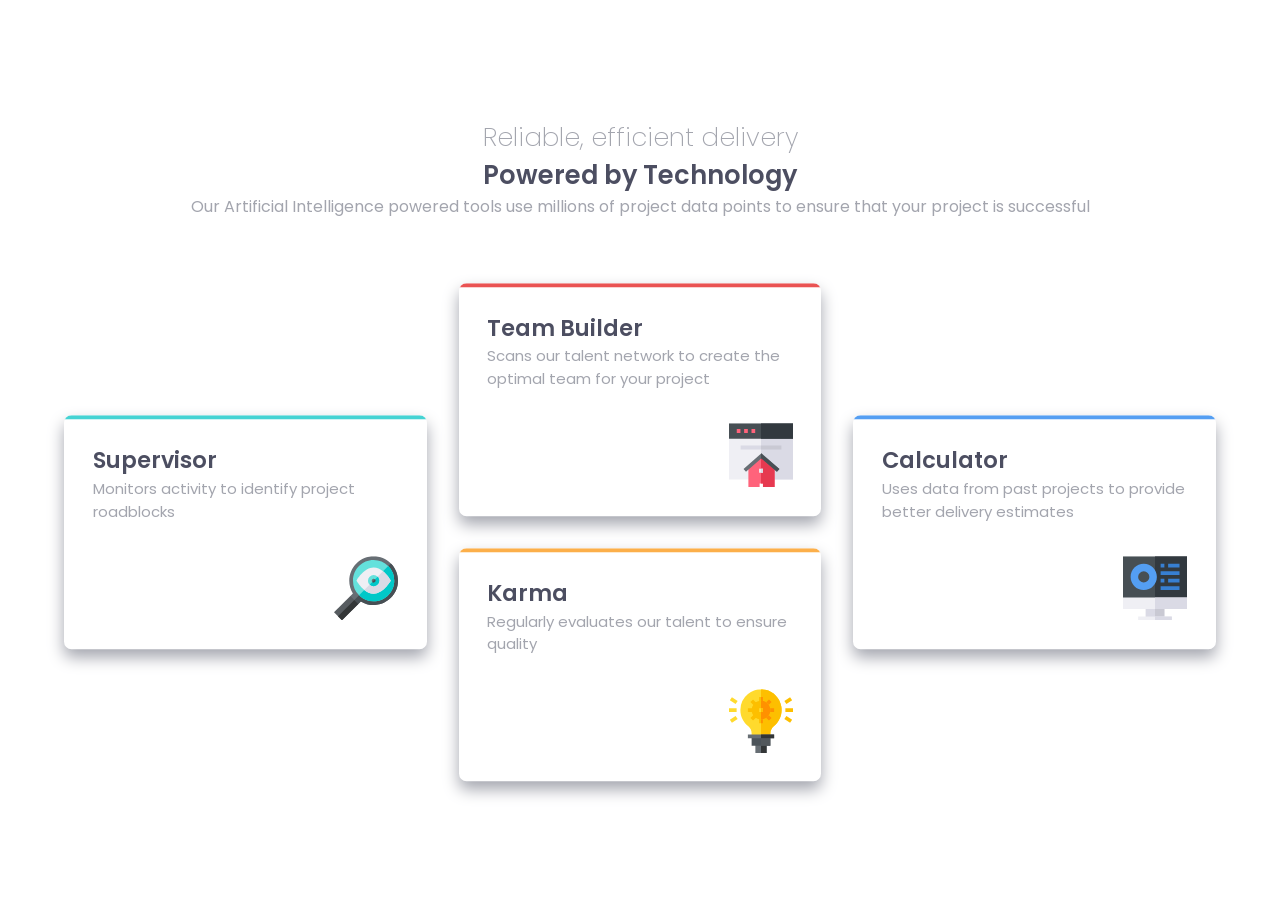
<file: Building responsive layouts/four-card-feature-section/index.html>
<!DOCTYPE html>
<html lang="en-US">
<head>
  <meta charset="utf-8" />
  <meta name="viewport" content="width=device-width, initial-scale=1.0" />
  <meta name="author" content="Ankit Gond" />
  <title>Four Card Feature Section</title>
  <link rel="stylesheet" href="css/style.css" />
  <link rel="shortcut icon" href="images/favicon-32x32.png" type="image/x-icon">
  <link rel="preconnect" href="https://fonts.googleapis.com">
  <link rel="preconnect" href="https://fonts.gstatic.com" crossorigin />
  <link href="https://fonts.googleapis.com/css2?family=Poppins:ital,wght@0,100;0,200;0,300;0,400;0,500;0,600;0,700;0,800;0,900;1,100;1,200;1,300;1,400;1,500;1,600;1,700;1,800;1,900&display=swap" rel="stylesheet" />
</head>
<body>
  <main>
    
    <div class="heading">

      <p class="moto">Reliable, efficient delivery</p>
      <h1>Powered by Technology</h1>

      <p class="about">Our Artificial Intelligence powered tools use millions of project data points to ensure that your project is successful</p>
      
    </div>

    <section class="container">

      <div class="card-1 card">
        <h2>Supervisor</h2>
        <p>Monitors activity to identify project roadblocks</p>
        <img src="images/icon-supervisor.svg" alt="Supervisor" />
      </div>
      
      <div class="card-2 card">
        <h2>Team Builder</h2>
        <p>Scans our talent network to create the optimal team for your project</p>
        <img src="images/icon-team-builder.svg" alt="Team Builder" />
      </div>
      
      <div class="card-3 card">
        <h2>Karma</h2>
        <p>Regularly evaluates our talent to ensure quality</p>
        <img src="images/icon-karma.svg" alt="Karma" />
      </div>
      
      <div class="card-4 card">
        <h2>Calculator</h2>
        <p>Uses data from past projects to provide better delivery estimates</p>
        <img src="images/icon-calculator.svg" alt="Calculator" />
      </div>
      
    </section>
    
  </main>
</body>
</html>
</file>
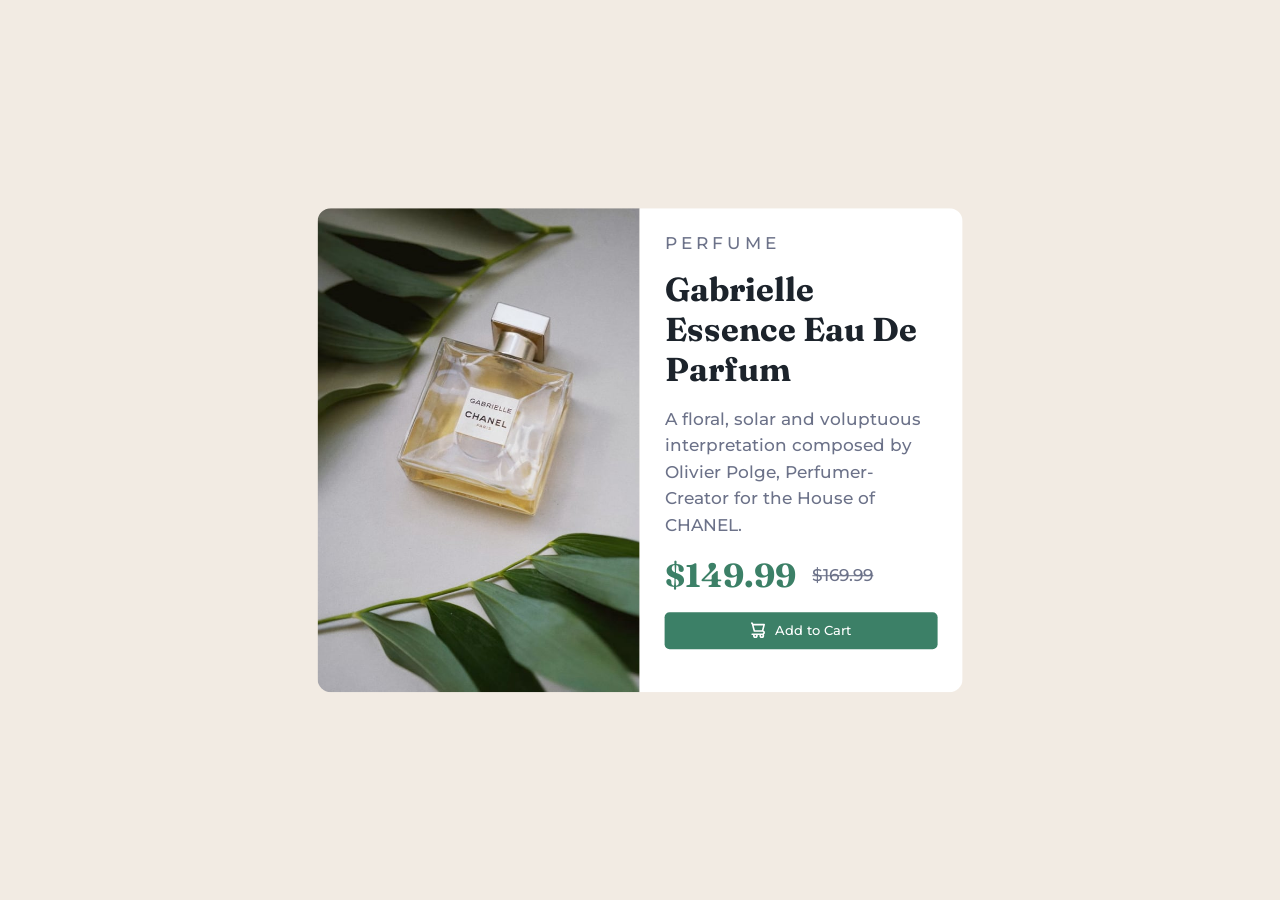
<file: Building responsive layouts/product-preview-card-component/index.html>
<!DOCTYPE html>
<html lang="en-US">
<head>
  <meta charset="utf-8" />
  <meta name="viewport" content="width=device-width, initial-scale=1.0" />
  <meta name="author" content="Ankit Gond" />
  <title>Product Preview Card Component</title>
  <link rel="stylesheet" href="./static/styles.css" />
  <link rel="preconnect" href="https://fonts.googleapis.com">
  <link rel="preconnect" href="https://fonts.gstatic.com" crossorigin>
  <link href="https://fonts.googleapis.com/css2?family=Fraunces:ital,opsz,wght@0,9..144,100..900;1,9..144,100..900&family=Montserrat:ital,wght@0,100..900;1,100..900&display=swap" rel="stylesheet">
</head>
<body>

  <div class="container">

    <img src="./images/image-product-desktop.jpg" alt="product image" class="desktop-img" />
    <img src="./images/image-product-mobile.jpg" alt="product image" class="mobile-img" />

    <div class="wrapper flex">

      <p class="product-type">PERFUME</p>

      <h1 class="product-title">Gabrielle Essence Eau De Parfum</h1>

      <p class="product-details">A floral, solar and voluptuous interpretation composed by Olivier Polge, Perfumer-Creator for the House of CHANEL.</p>

      <div class="product-price flex">
        <h1 class="discounted-price">$149.99</h1>
        <p class="original-price">$169.99</p>
      </div>

      <button type="button" class="cart flex">
        <img src="./images/icon-cart.svg" alt="cart image" />
        <span>Add to Cart</span>
      </button>
      
    </div>
    
  </div>

</body>
</html>
</file>
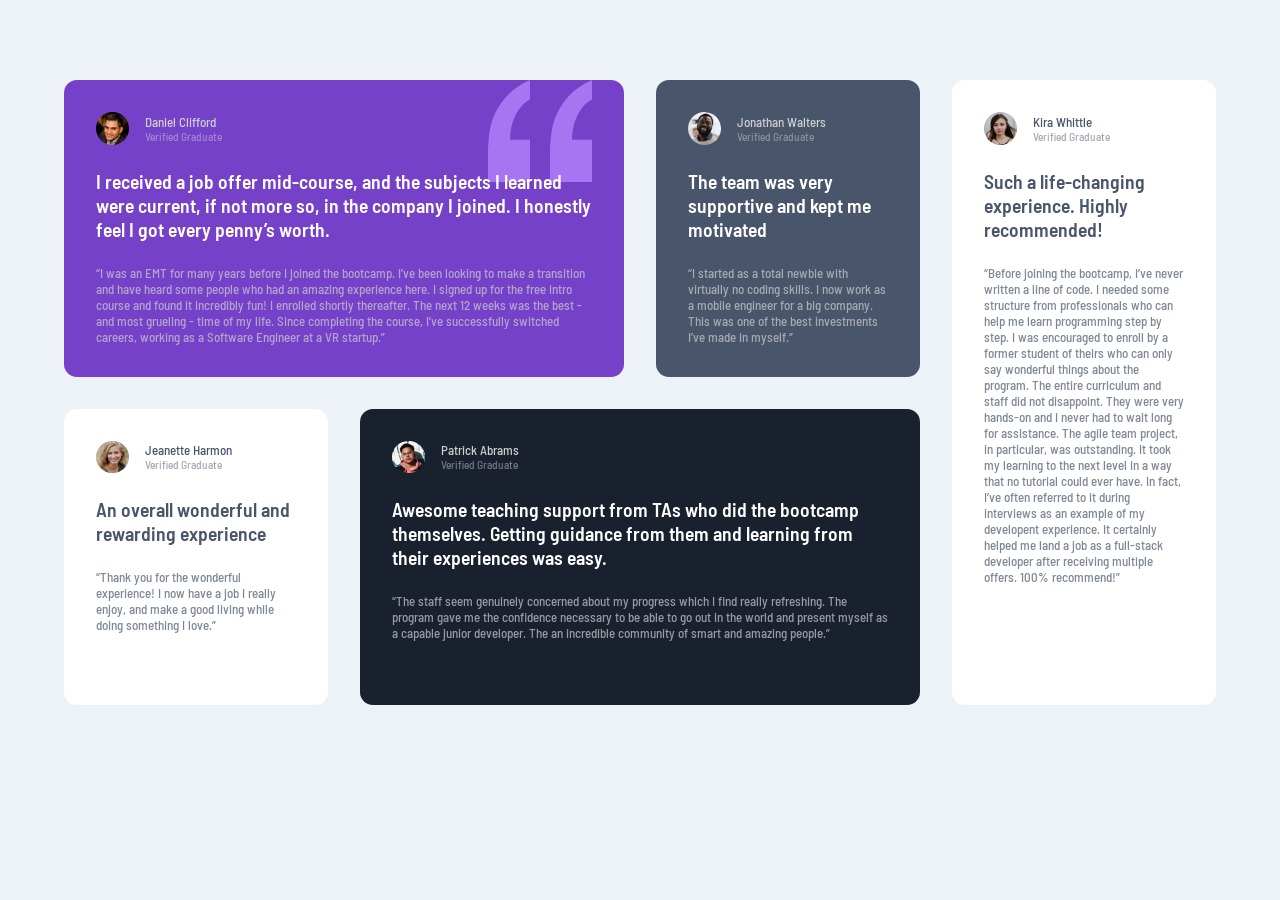
<file: Building responsive layouts/testimonials-grid-section/index.html>
<!DOCTYPE html>
<html lang="en-US">
<head>
  <meta http-equiv="Content-Type" content="text/html;charset=UTF-8" />
  <meta name="viewport" content="width=device-width, initial-scale=1.0" />
  <meta name="author" content="Ankit Gond" />
  <title>Testimonials Grid Section</title>
  <link rel="stylesheet" href="css/styles.css" />
  <link rel="shortcut icon" href="images" type="image/x-icon" />
  <link rel="preconnect" href="https://fonts.googleapis.com">
  <link rel="preconnect" href="https://fonts.gstatic.com" crossorigin>
  <link href="https://fonts.googleapis.com/css2?family=Barlow+Semi+Condensed:ital,wght@0,100;0,200;0,300;0,400;0,500;0,600;0,700;0,800;0,900;1,100;1,200;1,300;1,400;1,500;1,600;1,700;1,800;1,900&display=swap" rel="stylesheet">
</head>
<body>
  <main>

    <div class="container">

      <div class="testimonial-1 testimonials">
        <div class="author-details">
          <img src="images/image-daniel.jpg" alt="Author Image" class="author-img">
          <span>
            <p class="author-name">Daniel Clifford</p>
            <p class="author-verification">Verified Graduate</p>
          </span>
        </div>
        <p class="testimonial-title">I received a job offer mid-course, and the subjects I learned were current, if not more so, in the company I joined. I honestly feel I got every penny’s worth.</p>
        <q>I was an EMT for many years before I joined the bootcamp. I’ve been looking to make a transition and have heard some people who had an amazing experience here. I signed up for the free intro course and found it incredibly fun! I enrolled shortly thereafter. The next 12 weeks was the best - and most grueling - time of my life. Since completing the course, I’ve successfully switched careers, working as a Software Engineer at a VR startup.</q>
      </div>

      <div class="testimonial-2 testimonials">
        <div class="author-details">
          <img src="images/image-jonathan.jpg" alt="Author Image" class="author-img">
          <span>
            <p class="author-name">Jonathan Walters</p>
            <p class="author-verification">Verified Graduate</p>
          </span>
        </div>
        <p class="testimonial-title">The team was very supportive and kept me motivated</p>
        <q>I started as a total newbie with virtually no coding skills. I now work as a mobile engineer for a big company. This was one of the best investments I’ve made in myself.</q>
      </div>

      <div class="testimonial-3 testimonials">
        <div class="author-details">
          <img src="images/image-jeanette.jpg" alt="Author Image" class="author-img">
          <span>
            <p class="author-name">Jeanette Harmon</p>
            <p class="author-verification">Verified Graduate</p>
          </span>
        </div>
        <p class="testimonial-title">An overall wonderful and rewarding experience</p>
        <q>Thank you for the wonderful experience! I now have a job I really enjoy, and make a good living while doing something I love.</q>
      </div>

      <div class="testimonial-4 testimonials">
        <div class="author-details">
          <img src="images/image-patrick.jpg" alt="Author Image" class="author-img">
          <span>
            <p class="author-name">Patrick Abrams</p>
            <p class="author-verification">Verified Graduate</p>
          </span>
        </div>
        <p class="testimonial-title">Awesome teaching support from TAs who did the bootcamp themselves. Getting guidance from them and learning from their experiences was easy.</p>
        <q>The staff seem genuinely concerned about my progress which I find really refreshing. The program gave me the confidence necessary to be able to go out in the world and present myself as a capable junior developer. The an incredible community of smart and amazing people.</q>
      </div>

      <div class="testimonial-5 testimonials">
        <div class="author-details">
          <img src="images/image-kira.jpg" alt="Author Image" class="author-img">
          <span>
            <p class="author-name">Kira Whittle</p>
            <p class="author-verification">Verified Graduate</p>
          </span>
        </div>
        <p class="testimonial-title">Such a life-changing experience. Highly recommended!</p>
        <q>Before joining the bootcamp, I’ve never written a line of code. I needed some structure from professionals who can help me learn programming step by step. I was encouraged to enroll by a former student of theirs who can only say wonderful things about the program. The entire curriculum and staff did not disappoint. They were very hands-on and I never had to wait long for assistance. The agile team project, in particular, was outstanding. It took my learning to the next level in a way that no tutorial could ever have. In fact, I’ve often referred to it during interviews as an example of my developent experience. It certainly helped me land a job as a full-stack developer after receiving multiple offers. 100% recommend!</q>
      </div>
      
    </div>
    
  </main>
</body>
</html>
</file>
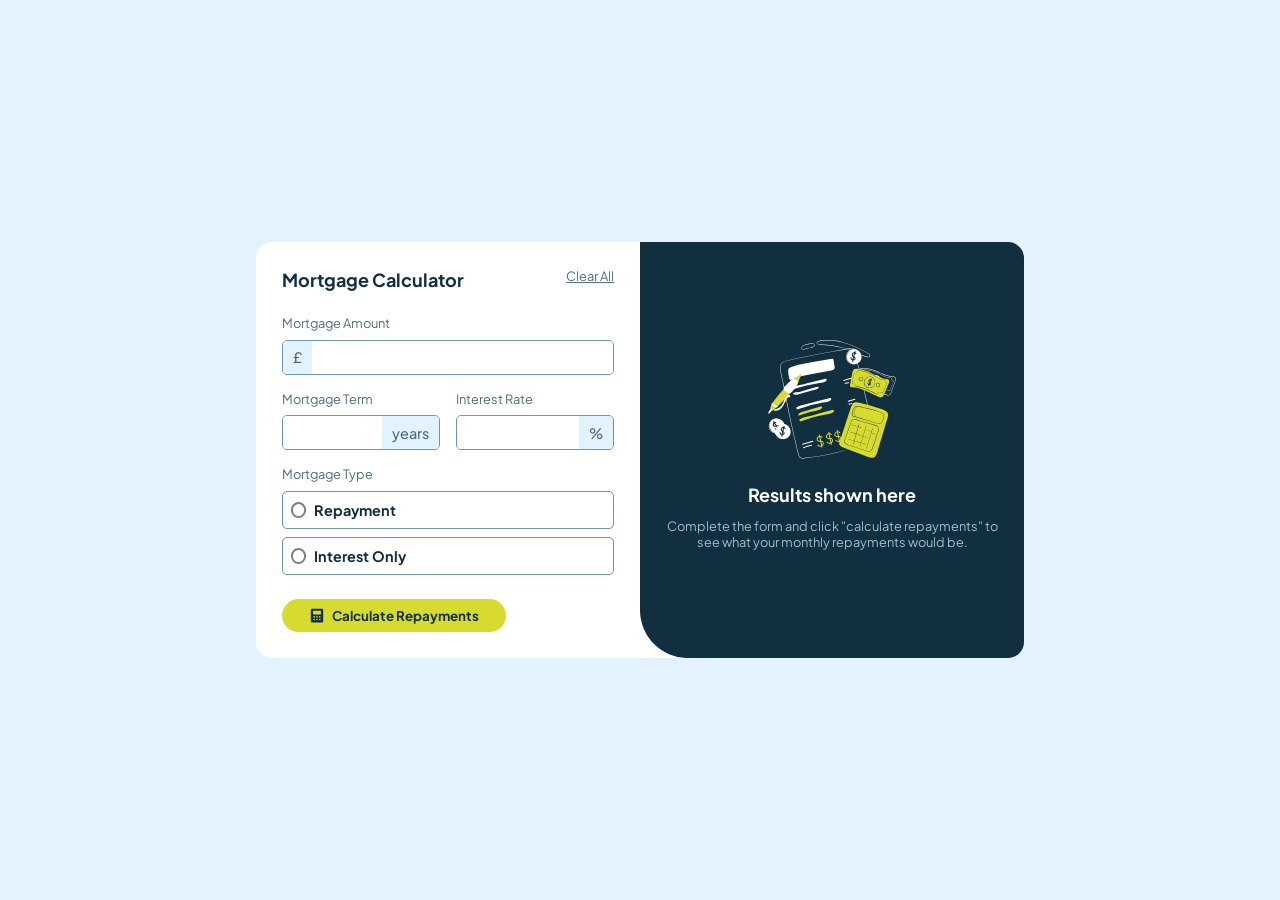
<file: Challenges/mortgage-repayment-calculator/index.html>
<!DOCTYPE html>
<html lang="en">
<head>
  <meta charset="utf-8" />
  <meta name="viewport" content="width=device-width, initial-scale=1.0" />
  <title>Mortgage Calculator</title>
  <link rel="shortcut icon" href="./assets/images/favicon-32x32.png" type="image/x-icon">
  <link rel="stylesheet" href="./static/css/styles.css" />
  <script defer src="./static/script/script.js"></script>
</head>
<body>
  
  <div class="container flex">
    <form class="calculator flex" method="POST">
      
      <div class="header flex">
        <div class="title">Mortgage Calculator</div>
        <button type="reset" class="small">Clear All</button>
      </div>

      <div class="wrapper flex">

        <div class="input-group flex">
          <label for="mortgage-amount" class="small">Mortgage Amount</label>
          <div class="input fake-one">
            <span aria-hidden="true">&pound;</span>
            <input type="number" id="mortgage-amount" step="0.01" min="100" name="mortgage-amount" />
          </div>
          <p role="alert" class="alert amount">This field is required</p>
        </div>

        <div class="double-input-group">

          <div class="input-group flex">
            <label for="mortgage-term" class="small">Mortgage Term</label>
            <div class="input">
              <input type="number" id="mortgage-term" step="0.01" min="0.01" max="100" name="mortgage-term" />
              <span aria-hidden="true">years</span>
            </div>
            <p role="alert" class="alert term">This field is required</p>
          </div>

          <div class="input-group flex">
            <label for="interest-rate" class="small">Interest Rate</label>
            <div class="input">
              <input type="number" id="interest-rate" step="0.01" min="0.01" max="100" name="interest-rate" />
              <span aria-hidden="true">%</span>
            </div>
            <p role="alert" class="alert rate">This field is required</p>
          </div>
          
        </div>

        <div class="input-group flex">

          <p class="small">Mortgage Type</p>
          <label for="repayment" class="flex radio-group">
            <input type="radio" name="type" id="repayment" value="repayment" />
            <span class="checkmark"></span>
            <span>Repayment</span>
          </label>
          <label for="interest-only" class="flex radio-group">
            <input type="radio" name="type" id="interest-only" value="interest-only" />
            <span class="checkmark"></span>
            <span>Interest Only</span>
          </label>
          <p role="alert" class="alert m-type">This field is required</p>
          
        </div>
        
      </div>

      <button type="submit" id="submit-btn" class="flex">
        <img src="./assets/images/icon-calculator.svg" alt="calculator icon" aria-hidden="true" />
        <span>Calculate Repayments</span>
      </button>

    </form>

    <div class="results-summary flex">

      <img src="./assets/images/illustration-empty.svg" alt="illustration" />

      <div class="results-title">Results shown here</div>

      <p class="results-details small">Complete the form and click "calculate repayments" to see what your monthly repayments would be.</p>

      <div class="full-result">
        <p class="small">Your monthly repayments</p>
        <div class="interest-display">&pound;1,797.74</div>
        <hr>
        <p class="small">Total you'll repay over the team</p>
        <div class="amount-display">&pound;539,322.94</div>
      </div>
      
    </div>
  </div>
  
</body>
</html>
</file>
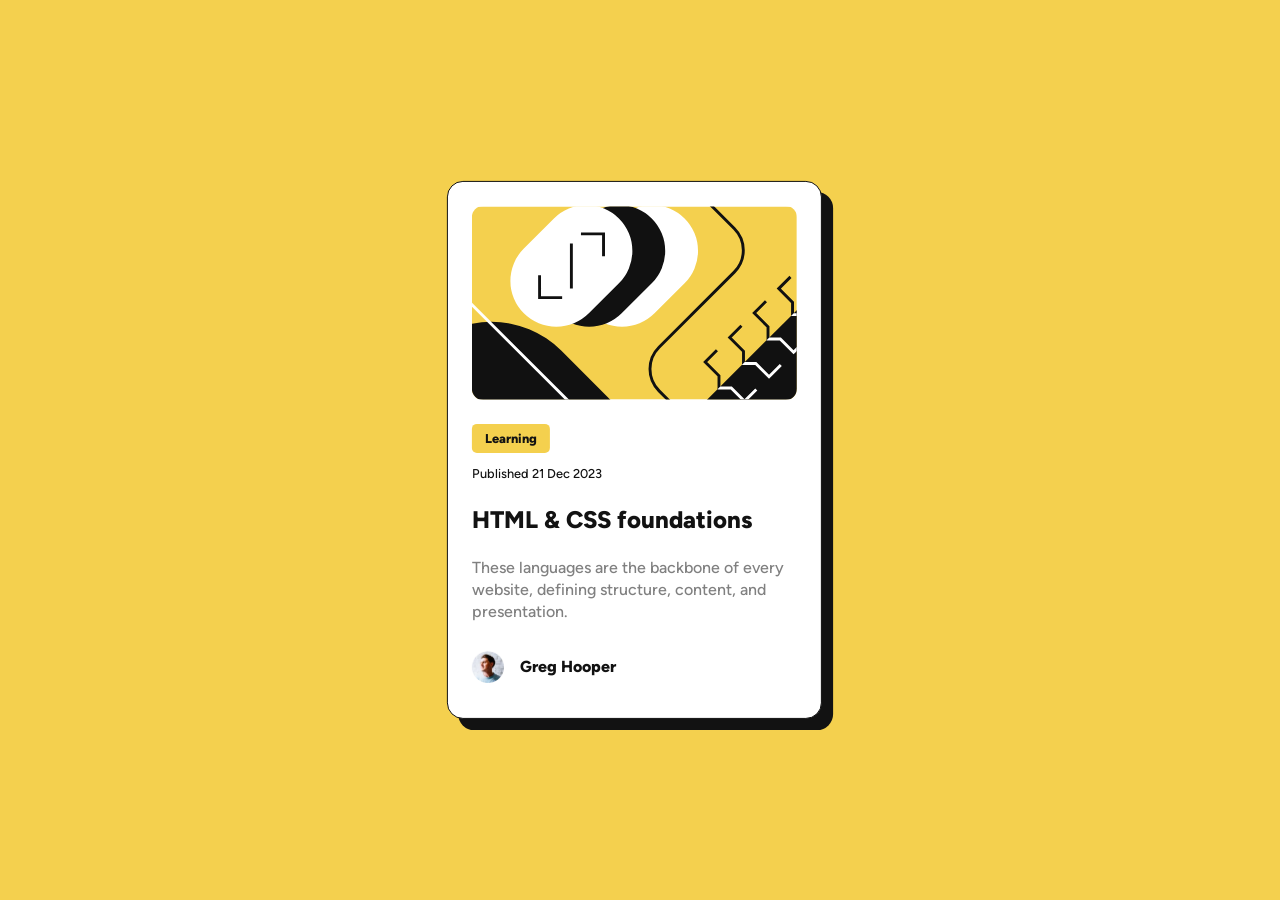
<file: Getting started on Frontend Mentor/blog-preview-card/index.html>
<!DOCTYPE html>
<html lang="en-US">
<head>
  <meta charset="utf-8" />
  <meta name="viewport" content="width=device-width, initial-scale=1.0" />
  <meta name="author" content="Ankit Gond" />
  <title>Blog Preview Card</title>
  <link rel="stylesheet" href="./static/styles/styles.css" />
  <link rel="shortcut icon" href="./assets/images/favicon-32x32.png" type="image/x-icon">
</head>
<body>

  <main>

    <div role="figure">
      <img src="./assets/images/illustration-article.svg" alt="article image" />
    </div>

    <div role="none">

      <p class="field">Learning</p>
      <p class="publish-date">Published 21 Dec 2023</p>
      
    </div>

    <article>

      <h1>
        <a href="#">HTML & CSS foundations</a>
      </h1>
      <p>These languages are the backbone of every website, defining structure, content, and presentation.</p>
      
    </article>

    <div aria-label="author" class="author">

      <img src="./assets/images/image-avatar.webp" alt="author image" />
      <p>Greg Hooper</p>
      
    </div>
    
  </main>

</body>
</html>
</file>
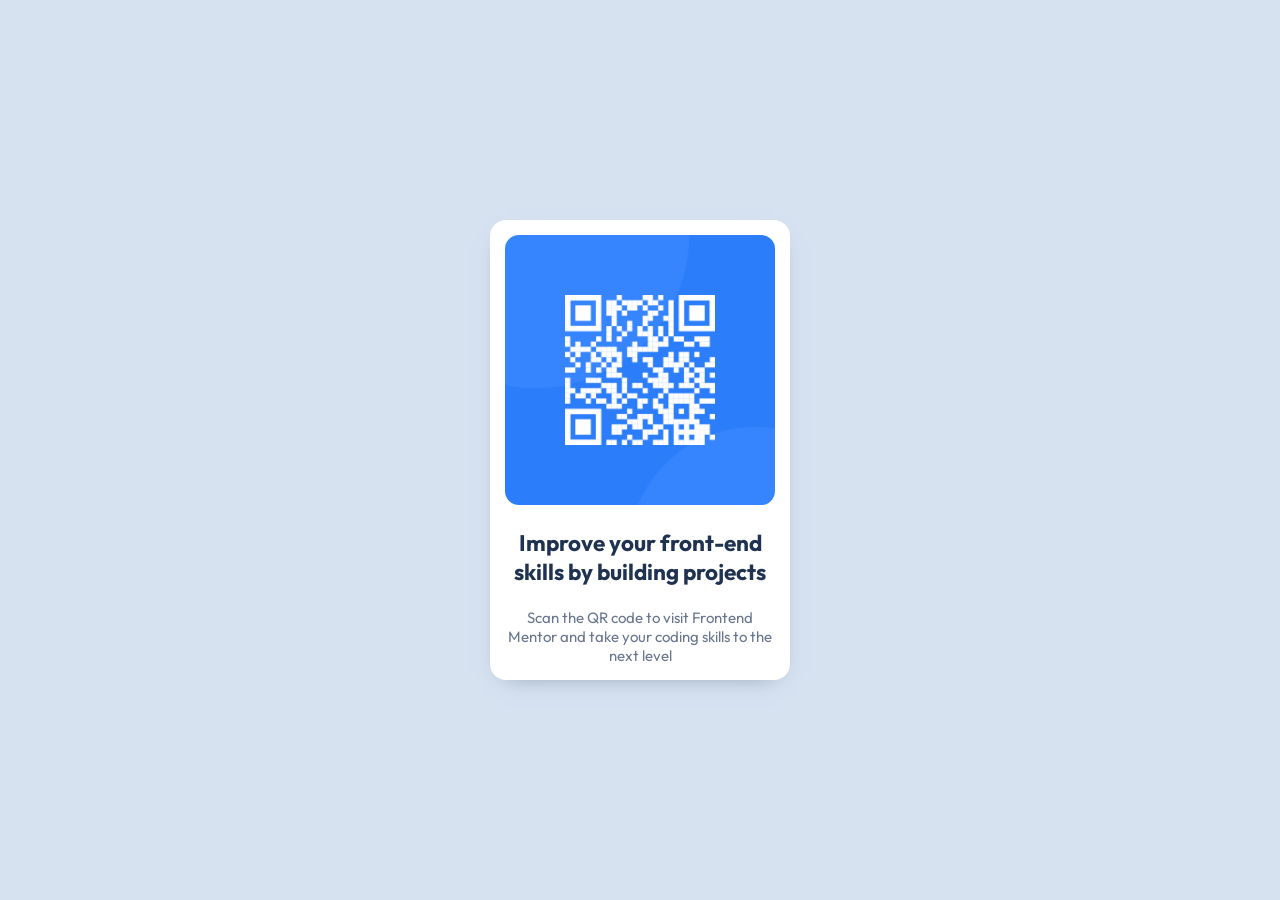
<file: Getting started on Frontend Mentor/qr-code-component/index.html>
<!DOCTYPE html>
<html lang="en">
<head>
  <meta charset="utf-8" />
  <meta name="viewport" content="width=device-width, initial-scale=1.0" />
  <meta name="author" content="Ankit Gond" />
  <title>QR Code Component | Ankit Gond</title>
  <link rel="stylesheet" href="static/css/styles.css" />
  <link rel="shortcut icon" href="static/images/favicon-32x32.png" type="image/x-icon" />
  <link rel="preconnect" href="https://fonts.googleapis.com">
  <link rel="preconnect" href="https://fonts.gstatic.com" crossorigin>
  <link href="https://fonts.googleapis.com/css2?family=Outfit:wght@100..900&display=swap" rel="stylesheet">
</head>
<body>
  <main>

    <section class="image">
      <img src="static/images/image-qr-code.png" alt="QR Code Image" />
    </section>

    <section class="content">

      <h1>Improve your front-end skills by building projects</h1>
      <p>Scan the QR code to visit Frontend Mentor and take your coding skills to the next level</p>
      
    </section>
    
  </main>
</body>
</html>
</file>
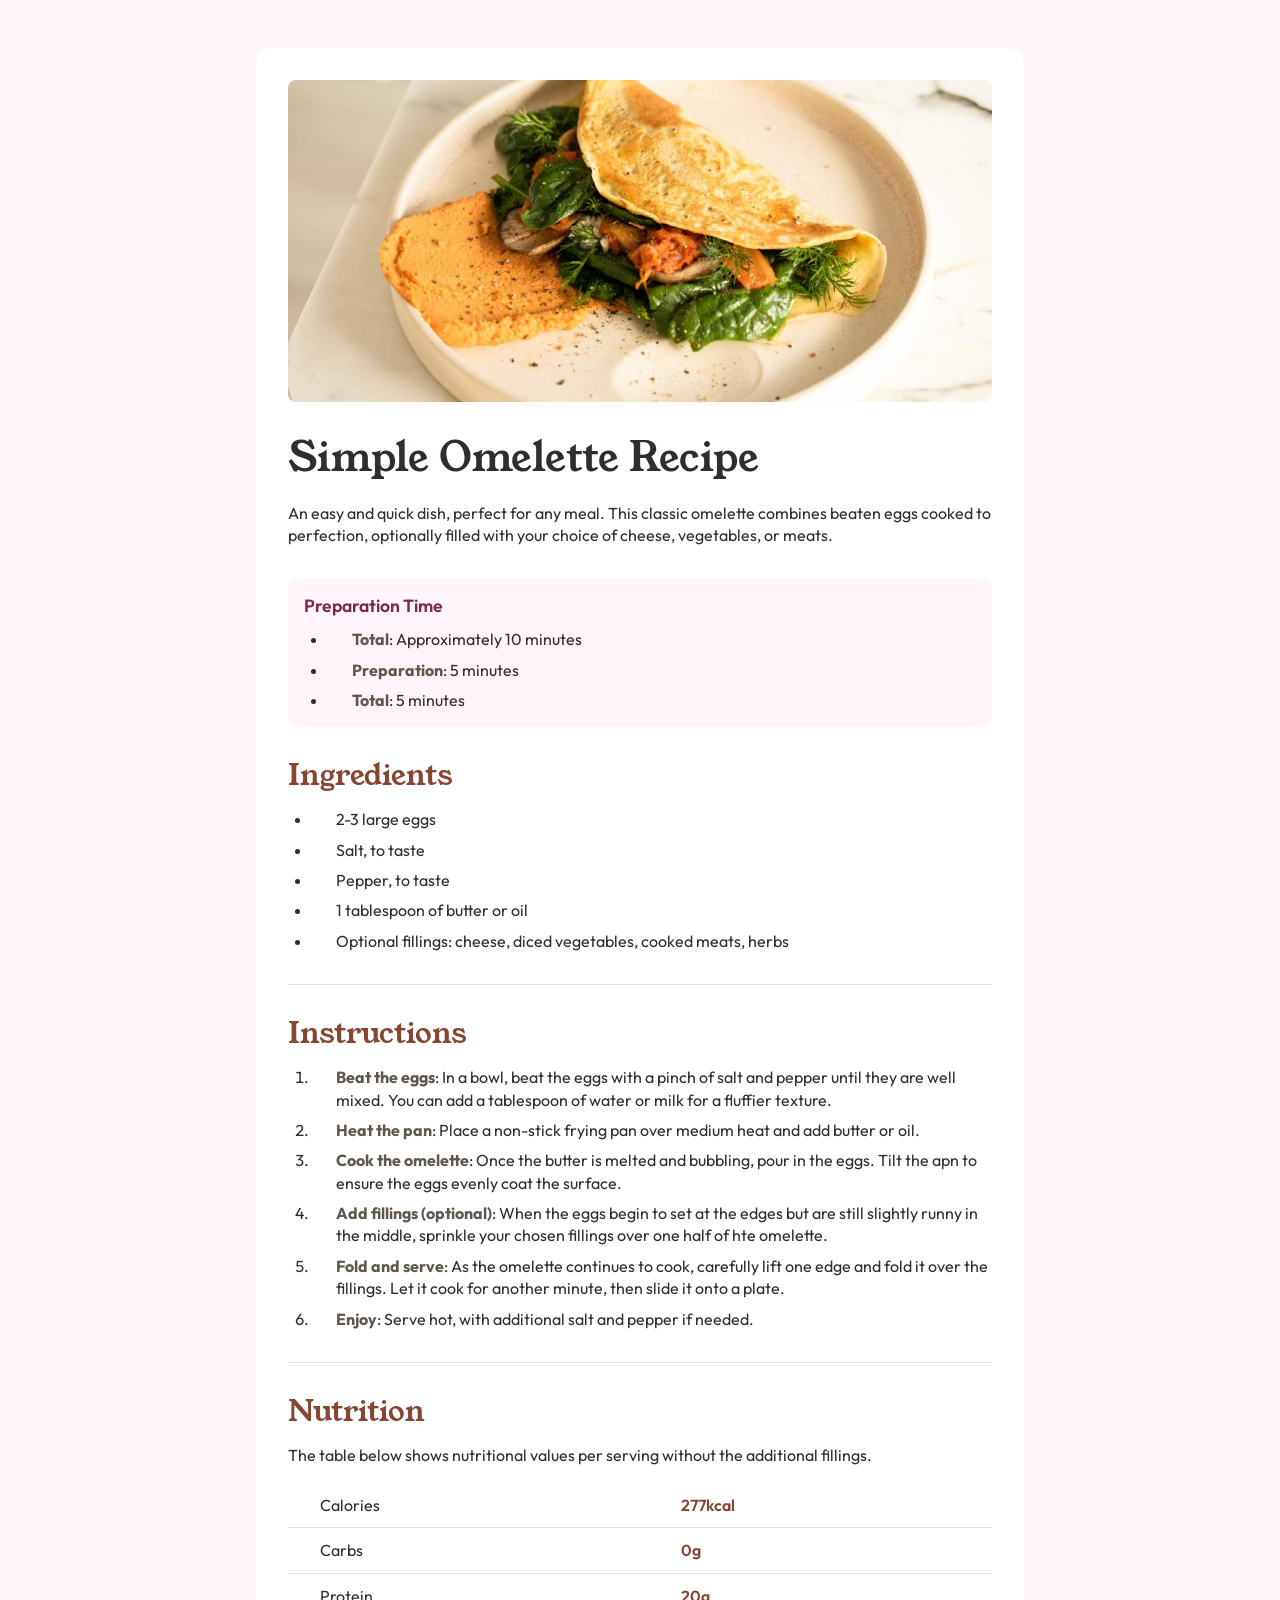
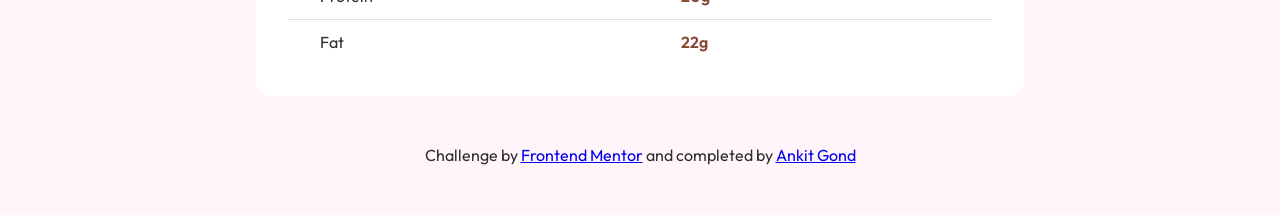
<file: Getting started on Frontend Mentor/recipe-page/index.html>
<!DOCTYPE html>
<html lang="en-US">
<head>
  <meta charset="utf-8" />
  <meta name="viewport" content="width=device-width, initial-scale=1.0" />
  <meta name="author" content="Ankit Gond" />
  <title>Recipe Page</title>
  <link rel="stylesheet" href="./styles/style.css" />
</head>
<body>

  <main>

    <div role="figure">
      <img src="./assets/images/image-omelette.jpeg" alt="Omelette" width="50%">
    </div>
    
    <article>
      
      <section id="details">

        <div role="none">
          <h1>Simple Omelette Recipe</h1>
          <p>An easy and quick dish, perfect for any meal. This classic omelette combines beaten eggs cooked to perfection, optionally filled with your choice of cheese, vegetables, or meats.</p>
        </div>

        <div aria-label="time" class="time">
          <p class="title">Preparation Time</p>
          <ul>
            <li><b>Total</b>: Approximately 10 minutes</li>
            <li><b>Preparation</b>: 5 minutes</li>
            <li><b>Total</b>: 5 minutes</li>
          </ul>
        </div>
        
        <div aria-label="ingredients">
          <h2>Ingredients</h2>
          <ul>
            <li>2-3 large eggs</li>
            <li>Salt, to taste</li>
            <li>Pepper, to taste</li>
            <li>1 tablespoon of butter or oil</li>
            <li>Optional fillings: cheese, diced vegetables, cooked meats, herbs</li>
          </ul>
        </div>

      </section>
      <section id="instructions">

        <h2>Instructions</h2>
        <ol>
          <li><b>Beat the eggs</b><span>: In a bowl, beat the eggs with a pinch of salt and pepper until they are well mixed. You can add a tablespoon of water or milk for a fluffier texture.</span></li>
          <li><b>Heat the pan</b><span>: Place a non-stick frying pan over medium heat and add butter or oil.</span></li>
          <li><b>Cook the omelette</b><span>: Once the butter is melted and bubbling, pour in the eggs. Tilt the apn to ensure the eggs evenly coat the surface.</span></li>
          <li><b>Add fillings (optional)</b><span>: When the eggs begin to set at the edges but are still slightly runny in the middle, sprinkle your chosen fillings over one half of hte omelette.</span></li>
          <li><b>Fold and serve</b><span>: As the omelette continues to cook, carefully lift one edge and fold it over the fillings. Let it cook for another minute, then slide it onto a plate.</span></li>
          <li><b>Enjoy</b><span>: Serve hot, with additional salt and pepper if needed.</span></li>
        </ol>
        
      </section>

      <section id="nutrition">

        <h2>Nutrition</h2>
        <p>The table below shows nutritional values per serving without the additional fillings.</p>
        <table>
          <tbody>
            <tr>
              <td>Calories</td>
              <td>277kcal</td>
            </tr>
            <tr>
              <td>Carbs</td>
              <td>0g</td>
            </tr>
            <tr>
              <td>Protein</td>
              <td>20g</td>
            </tr>
            <tr>
              <td>Fat</td>
              <td>22g</td>
            </tr>
          </tbody>
        </table>
        
      </section>
      
    </article>    
    
  </main>

  <footer>

    <p>Challenge by <a target="_blank" href="https://frontendmentor.io?ref=challenge">Frontend Mentor</a> and completed by <a href="https://github.com/ankit26gond">Ankit Gond</a></p>
    
  </footer>
  
</body>
</html>
</file>
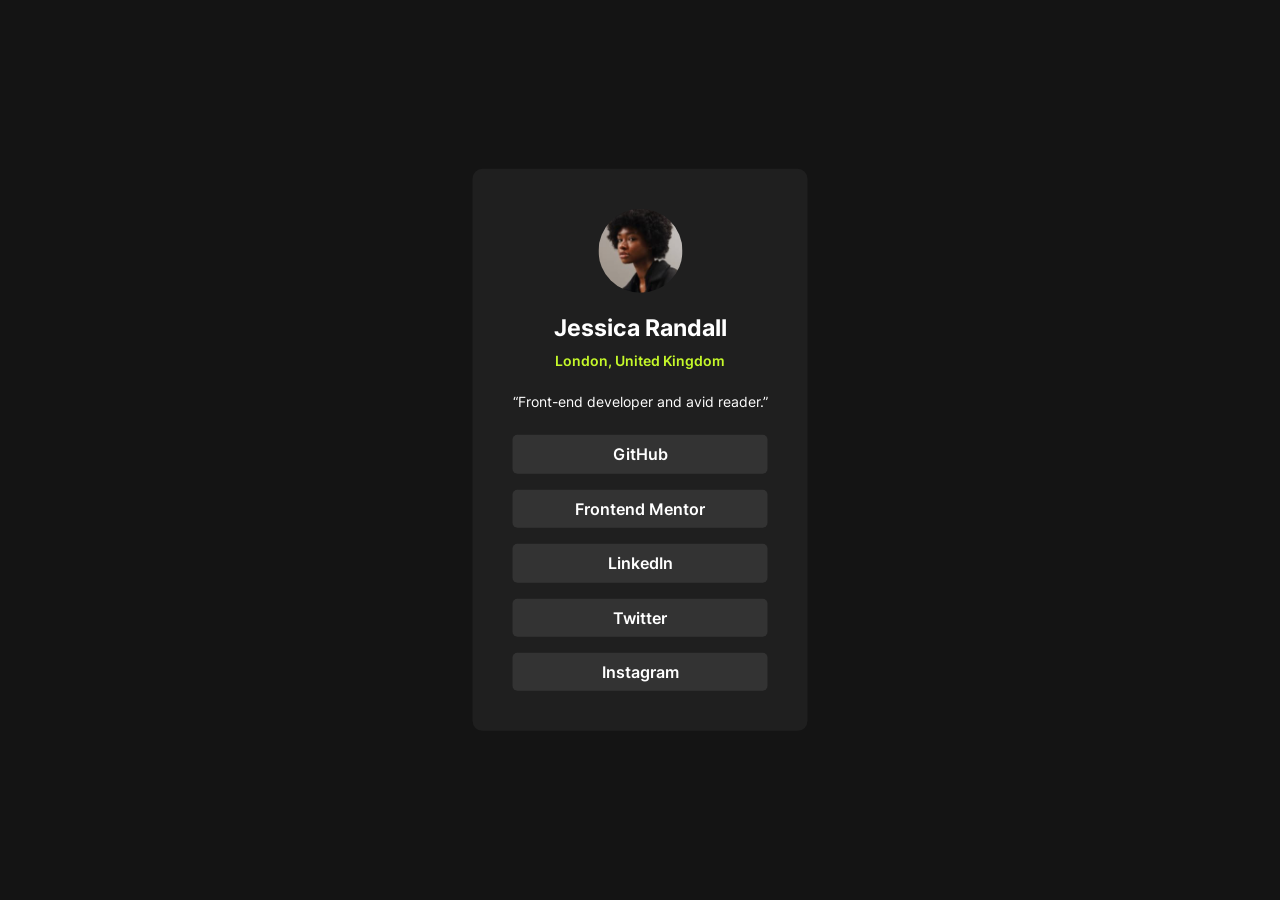
<file: Getting started on Frontend Mentor/social-links-profile/index.html>
<!DOCTYPE html>
<html lang="en-US">
<head>
  <meta charset="utf-8" />
  <meta name="viewport" content="width=device-width, initial-scale=1.0" />
  <meta name="author" content="Ankit Gond" />
  <title>Social Links Profile</title>
  <link rel="stylesheet" href="./static/styles/style.css" />
  <link rel="shortcut icon" href="./assets/images/favicon-32x32.png" type="image/x-icon" />
</head>
<body>

  <div class="container" role="main">

    <section id="about">

      <img src="./assets/images/avatar-jessica.jpeg" alt="avatar" height="100" width="100" />
      <h1>Jessica Randall</h1>
      <address>London, United Kingdom</address>

      <q>Front-end developer and avid reader.</q>
      
    </section>

    <section id="links">

      <ul>
        <li><a target="_blank" href="https://t.ly/UKao1" class="link">GitHub</a></li>
        <li><a target="_blank" href="https://t.ly/UKao1" class="link">Frontend Mentor</a></li>
        <li><a target="_blank" href="https://t.ly/UKao1" class="link">LinkedIn</a></li>
        <li><a target="_blank" href="https://t.ly/UKao1" class="link">Twitter</a></li>
        <li><a target="_blank" href="https://t.ly/UKao1" class="link">Instagram</a></li>
      </ul>
      
    </section>
    
  </div>
</body>
</html>
</file>
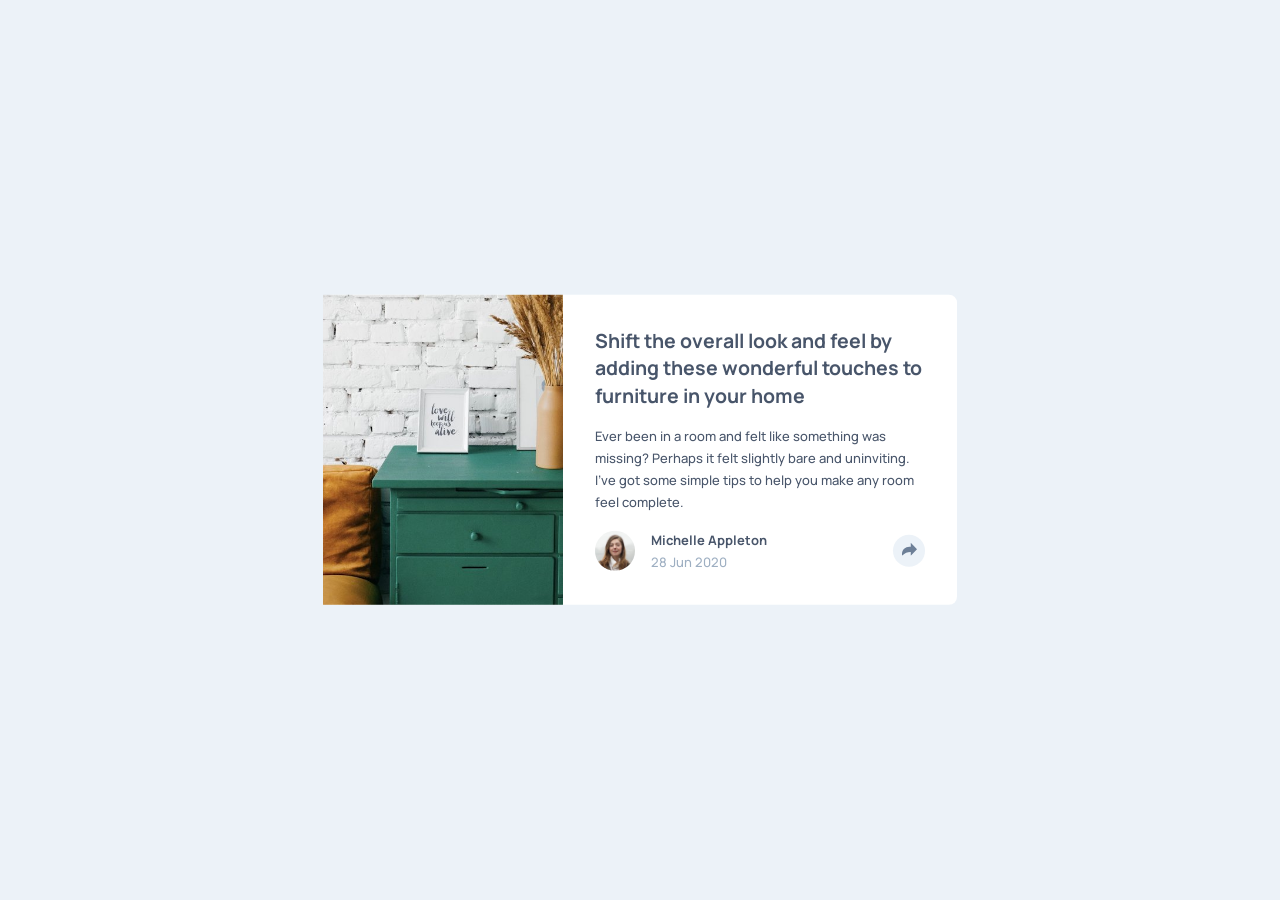
<file: JavaScript fundamentals/article-preview-component/index.html>
<!DOCTYPE html>
<html lang="en-US">
<head>
  <meta charset="utf-8" />
  <meta name="viewport" content="width=device-width, initial-scale=1.0" />
  <meta name="author" content="Ankit Gond" />
  <title>Article Preview Component</title>
  <link rel="stylesheet" href="static/css/styles.css" />
  <script defer src="static/js/script.js"></script>
  <link rel="preconnect" href="https://fonts.googleapis.com">
  <link rel="preconnect" href="https://fonts.gstatic.com" crossorigin>
  <link href="https://fonts.googleapis.com/css2?family=Manrope:wght@200..800&display=swap" rel="stylesheet">
</head>
<body>
  
  <main>
    
    <figure>
      <img src="static/images/drawers.jpg" alt="Drawers" />
    </figure>

    <article>
      <h1>Shift the overall look and feel by adding these wonderful touches to furniture in your home</h1>
      <p>Ever been in a room and felt like something was missing? Perhaps it felt slightly bare and uninviting. I've got some simple tips to help you make any room feel complete.</p>
  
      <div class="bottom-nav">
  
        <img src="static/images/avatar-michelle.jpg" alt="Author" />
  
        <div class="meta-data">
          <p class="author-name">Michelle Appleton</p>
          <p class="publish-date">28 Jun 2020</p>
        </div>
        
        <button id="share-btn">
          <svg xmlns="http://www.w3.org/2000/svg" width="15" height="13">
            <path
              d="M15 6.495L8.766.014V3.88H7.441C3.33 3.88 0 7.039 0 10.936v2.049l.589-.612C2.59 10.294 5.422 9.11 8.39 9.11h.375v3.867L15 6.495z" />
          </svg>
        </button>
  
        <section class="share">
  
          <p>SHARE</p>
          
            <a href="#" target="_blank" class="link">
              <img src="static/images/icon-facebook.svg" alt="Facebook" />
            </a>
            <a href="#" target="_blank" class="link">
              <img src="static/images/icon-twitter.svg" alt="Twitter" />
            </a>
            <a href="#" target="_blank" class="link">
              <img src="static/images/icon-pinterest.svg" alt="Pinterest" />
            </a>
          
        </section>
    </article>
      
    </div>
    
  </main>
  
</body>
</html>
</file>
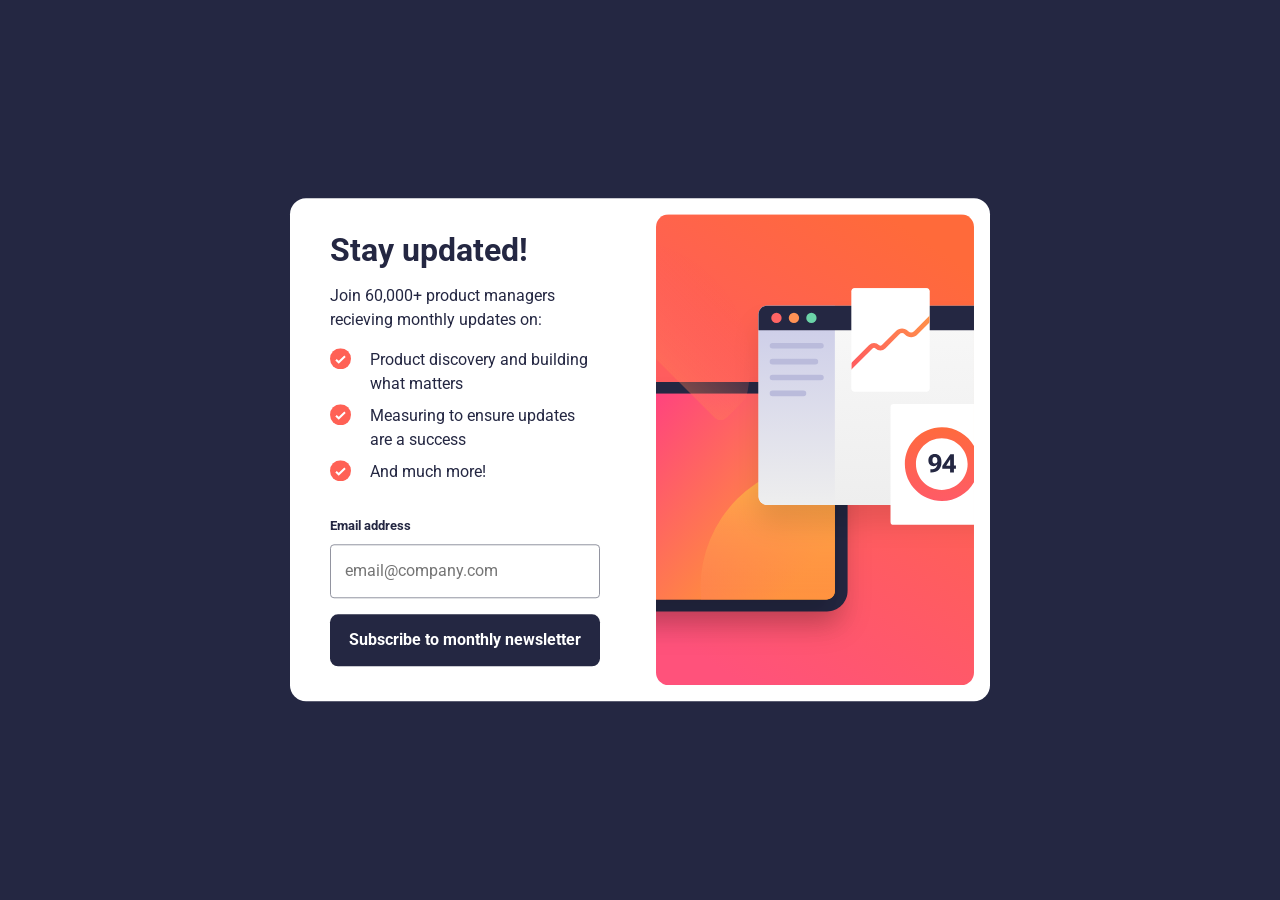
<file: JavaScript fundamentals/newsletter-sign-up-with-success-message/index.html>
<!DOCTYPE html>
<html lang="en-US">
<head>
  <meta charset="utf-8" />
  <meta name="viewport" content="width=device-width, initial-scale=1.0" />
  <meta name="author" content="Ankit Gond" />
  <title>Newsletter Sign Up with Success Message</title>
  <link rel="shortcut icon" href="static/images/favicon-32x32.png" type="image/x-icon" />
  <link rel="stylesheet" href="static/css/styles.css" />
  <script defer src="static/js/script.js"></script>
  <link rel="preconnect" href="https://fonts.googleapis.com">
  <link rel="preconnect" href="https://fonts.gstatic.com" crossorigin>
  <link href="https://fonts.googleapis.com/css2?family=Roboto:ital,wght@0,100;0,300;0,400;0,500;0,700;0,900;1,100;1,300;1,400;1,500;1,700;1,900&display=swap" rel="stylesheet">
</head>
<body>

  <main>

    <picture>
      <source media="(min-width: 601px)" srcset="static/images/illustration-sign-up-desktop.svg" />
      <img src="static/images/illustration-sign-up-mobile.svg" alt="Sign Up" />
    </picture>

    <article class="flex-c">

      <h1>Stay updated!</h1>

      <p>Join 60,000+ product managers recieving monthly updates on:</p>

      <ul class="flex-c">
        <li>Product discovery and building what matters</li>
        <li>Measuring to ensure updates are a success</li>
        <li>And much more!</li>
      </ul>
      
    </article>

    <form class="input-area flex-c">

      <small>
        <label for="email">Email address</label>
        <span class="error-message">Valid email required</span>
      </small>

      <input type="name" name="email" id="email" placeholder="email@company.com" />
  
      <button type="submit" id="submit">Subscribe to monthly newsletter</button>
      
    </form>
    
  </main>

  <section class="success">

    <img src="static/images/icon-success.svg" alt="Success" />
    <h1>Thank for subscribing!</h1>
    <p>A confirmation email has been sent to <b id="email-add">ash@loremcompany.com</b>. Please open it and click the button inside to confirm your subscription</p>

    <button id="dismiss">Dismiss message</button>
    
  </section>
  
</body>
</html>
</file>
<file: Building responsive layouts/four-card-feature-section/css/style.css>
:root {
  --clr-primary-1: hsl(180, 62%, 55%);
  --clr-primary-2: hsl(0, 78%, 62%);
  --clr-primary-3: hsl(34, 97%, 64%);
  --clr-primary-4: hsl(212, 86%, 64%);

  --clr-neutral-600: hsl(234, 12%, 34%);
  --clr-neutral-400: hsl(229, 6%, 66%);
  --clr-neutral-100: hsl(0, 0%, 98%);
}

*,
*::before,
*::after {
  box-sizing: border-box;
}

* {
  margin: 0;
}

body {
  line-height: 1.5;
  -webkit-font-smoothing: antialiased;
  font-family: 'Poppins', sans-serif;
  font-weight: 400;
  color: var(--clr-neutral-400);
  font-size: 15px;
  padding-block: 5rem;
}

main {
  display: flex;
  gap: 4rem;
  flex-direction: column;
  width: clamp(18em, 85%, 28em);
  margin-inline: auto;
}

.heading {
  text-align: center;
}

.moto {
  font-size: 1.6em;
  font-weight: 200;
}

h1,
h2 {
  color: var(--clr-neutral-600);
  font-weight: 600;
}

h1 {
  font-size: 1.6em;
  margin-bottom: 1r em;
}

h2 {
  font-size: 1.5em;
}

.container {
  display: grid;
  gap: 2rem;
}

.card {
  padding: 1.8rem;
  position: relative;
  border-radius: 0.5em;
  overflow: hidden;
  box-shadow: 0 0.5rem 1rem 0 var(--clr-neutral-400);
}

.card::before {
  content: '';
  width: 100%;
  height: 0.25rem;
  position: absolute;
  left: 0;
  top: 0;
}

.card-1::before{
  background-color: var(--clr-primary-1);
}

.card-2::before{
  background-color: var(--clr-primary-2);
}

.card-3::before{
  background-color: var(--clr-primary-3);
}

.card-4::before{
  background-color: var(--clr-primary-4);
}

.card img {
  display: block;
  float: right;
  margin-block-start: 2.2em;
}

@media (min-width: 44em) {
  body {
    padding-block: 0;
  }
  
  main {
    width: 90%;
    position: absolute;
    top: 50%;
    left: 50%;
    transform: translate(-50%, -50%);
  }

  .heading {
    font-size: 1rem;
  }

  .container {
    grid-template-columns: 1fr 1fr 1fr;
    grid-template-rows: 1fr 1fr;
    width: min(100%, 72rem);
    margin-inline: auto;
  }

  .card-1 {
    grid-area: 1 / 1 / 3 / 2;
    align-self: center;
  }

  .card-4 {
    grid-area: 1 / 3 / 3 / 4;
    align-self: center;
  }
}
</file>
<file: Building responsive layouts/product-preview-card-component/static/styles.css>
:root {
  --dark-cyan: hsl(158, 36%, 37%);
  --cream-color: hsl(30, 38%, 92%);
  --very-dark-blue: hsl(212, 21%, 14%);
  --dark-grayish-blue: hsl(228, 12%, 48%);
  --white: hsl(0, 0%, 100%);
}

*,
*::before,
*::after {
  box-sizing: border-box;
}

* {
  margin: 0;
  padding: 0;
  font-family: 'Montserrat', sans-serif;
}

body {
  background-color: var(--cream-color);
  font-size: clamp(14px, calc(14px + 0.2vw), 2rem);
  font-weight: 500;
  color: var(--dark-grayish-blue);
}

h1 {
  font-family: 'Fraunces', serif;
  font-weight: 700;
}

.flex {
  display: flex;
}

.container {
  position: absolute;
  top: 50%;
  left: 50%;
  transform: translate(-50%, -50%);
  width: min(90%, 25rem);
  display: grid;
  overflow-y: hidden;
  border-radius: 0.8em;
}

.desktop-img {
  display: none;
}

.mobile-img {
  width: 100%;
}

.wrapper {
  padding: 1.5em;
  background-color: var(--white);
  flex-direction: column;
  row-gap: 1em;
}

.product-type {
  letter-spacing: 0.25em;
}

.product-title {
  color: var(--very-dark-blue);
}

.product-details {
  line-height: 1.6;
}

.product-price {
  align-items: center;
  column-gap: 1em;
}

.discounted-price {
  color: var(--dark-cyan);
}

.original-price {
  text-decoration: line-through;
}

.cart {
  background-color: var(--dark-cyan);
  border: none;
  padding-block: 0.8em;
  color: var(--white);
  font-weight: 500;
  border-radius: 5px;
  justify-content: center;
  align-items: center;
  column-gap: 0.7em;
}

.cart:active {
  background-color: hsl(158, 36%, 25%);
}

@media (min-width: 645px) {

  .container {
    width: min(90%, 40.3rem);
    grid-template-columns: 1fr 1fr;
  }

  .mobile-img {
    display: none;
  }

  .desktop-img {
    display: inline-block;
    max-width: 100%;
  }
  
}

@media (pointer: fine) {
  button {
    cursor: pointer;
  }
}
</file>
<file: Building responsive layouts/testimonials-grid-section/css/styles.css>
:root {
  --clr-primary-100: hsl(263, 55%, 52%);
  --clr-primary-200: hsl(217, 19%, 35%);
  --clr-primary-300: hsl(219, 29%, 14%);
  --clr-primary-400: hsl(0, 0%, 100%);

  --clr-neutral-900: hsl(0, 0%, 81%);
  --clr-neutral-800: hsl(210, 46%, 95%);
}

*,
*::before,
*::after {
  box-sizing: border-box;
}

* {
  margin: 0;
}

body {
  font-family: 'Barlow Semi Condensed', sans-serif;
  font-size: 13px;
  font-weight: 500;
  background-color: var(--clr-neutral-800);
}

.container {
  display: grid;
  gap: 2rem;
  width: 90%;
  margin: 5rem auto;
}

.testimonials {
  padding: 2rem;
  border-radius: 1em;
}

.testimonials:not(.testimonial-3, .testimonial-5) {
  color: var(--clr-neutral-900);
}

.testimonial-1 {
  background-color: var(--clr-primary-100);
  position: relative;
}

.testimonial-1::before {
  content: '';
  position: absolute;
  height: 102px;
  width: 104px;
  background-image: url("../images/bg-pattern-quotation.svg");
  right: 2rem;
  top: 0;
}

.testimonial-2 {
  background-color: var(--clr-primary-200);
}

.testimonial-3,
.testimonial-5 {
  background-color: var(--clr-primary-400);
  color: var(--clr-primary-200);
}

.testimonial-4 {
  background-color: var(--clr-primary-300);
}

.author-details {
  display: flex;
  align-items: center;
  gap: 1rem;
}

.author-details img {
  border-radius: 100%;
  width: 2.5em;
}

.testimonial-title {
  color: var(--clr-primary-200);
  font-size: 1.5em;
  font-weight: 600;
  margin-block: 1.5rem;
  position: relative;
  z-index: 100;
}

.testimonials:not(.testimonial-3, .testimonial-5) .testimonial-title {
  color: var(--clr-primary-400);
}

.author-verification {
  font-size: 0.875em;
  opacity: 0.5;
}

q {
  opacity: 0.7;
}

@media (min-width: 768px) {

  .container {
    grid-template-columns: repeat(4, 1fr);
    grid-template-rows: repeat(2, 1fr);
  }

  .testimonial-1 {
    grid-column: 1 / 3;
  }

  .testimonial-3 {
    grid-area: 2 / 1 / 3 / 2;
  }
  
  .testimonial-4 {
    grid-area: 2 / 2 / 3 / 4;
  }

  .testimonial-5 {
    grid-row: 1 / 3;
  }
  
}
</file>
<file: Challenges/mortgage-repayment-calculator/static/css/styles.css>
@import url('//fonts.googleapis.com/css2?family=Plus+Jakarta+Sans:ital,wght@0,200..800;1,200..800&display=swap');

:root {
  --neutral-color: hsl(0, 0%, 100%);

  --accent-color: hsl(61, 70%, 52%);
  --warning-color: hsl(4, 69%, 50%);

  --slate-100: hsl(202, 86%, 94%);
  --slate-300: hsl(203, 41%, 72%);
  --slate-500: hsl(200, 26%, 54%);
  --slate-700: hsl(200, 24%, 40%);
  --slate-900: hsl(202, 55%, 16%);
}

*,
*::before,
*::after {
  box-sizing: border-box;
  margin: 0;
  padding: 0;
}

body {
  margin: 0;
  padding: 0;
  font-family: 'Plus Jakarta Sans', sans-serif;
  background-color: var(--slate-100);
  line-height: 1.3;
}

button {
  background-color: transparent;
  border: none;
  font-family: inherit;
  cursor: pointer;
}

input[type=number] {
  color: var(--slate-900);
  border: none;
  width: 100%;
  font-weight: 500;
  font-family: inherit;
}

input::-webkit-inner-spin-button,
input::-webkit-outer-spin-button {
  -webkit-appearance: none;
}

input[type=number],
.input > span {
  padding: 0.5em 0.7em;
}

@supports (-moz-appearance: textfield) {
  input[type=number] {
    -moz-appearance: textfield;
  }
}

[type=number]:focus {
  outline: none;
}

.flex {
  display: flex;
}

.small {
  font-size: 0.8rem;
  color: var(--slate-700);
}

.input-group span.warning {
  background-color: var(--warning-color);
  color: var(--neutral-color);
}

.alert {
  font-size: 0.7rem;
  color: var(--warning-color);
  display: none;
}

.alert.active {
  display: block;
}

.container {
  background-color: var(--neutral-color);
  border-radius: 1rem;
  overflow: hidden;
  position: absolute;
  top: 50%;
  left: 50%;
  transform: translate(-50%, -50%);
}

.calculator,
.results-summary {
  padding: 1.6rem;
  width: 24em;
}

.calculator {
  background-color: var(--neutral-color);
  flex-direction: column;
  align-items: flex-start;
  row-gap: 1.5rem;

  .flex:not(.radio-group, #submit-btn) {
    align-items: start;
  }
}

.header {
  justify-content: space-between;
  align-items: center;
  width: 100%;
}

.title {
  color: var(--slate-900);
  font-size: large;
}

.title,
.results-title {
  font-weight: 700;
}

button[type=reset] {
  text-decoration: underline;
}

button[type=reset]:hover,
button[type=reset]:active {
  color: var(--slate-900);
}

.wrapper {
  flex-direction: column;
  justify-content: space-between;
  row-gap: 1rem;
  width: 100%;
}

.input-group {
  flex-direction: column;
  row-gap: 0.5rem;
  width: 100%;
}

.double-input-group {
  display: grid;
  grid-template-columns: repeat(2, 1fr);
  column-gap: 1rem;
  width: 100%;
}

.input {
  border: 1px solid var(--slate-500);
  width: 100%;
  display: flex;
  justify-content: space-between;
  border-radius: 5px;
  overflow: hidden;
}

.input:hover {
  border: 1px solid var(--slate-900);
}

.input:focus-within {
  border: 1px solid var(--accent-color);
}

.input:focus-within span {
  background-color: var(--accent-color);
}

.input > span {
  background-color: var(--slate-100);
  color: var(--slate-700);
  font-size: 0.9rem;
  font-weight: 500;
}

.radio-group {
  position: relative;
  color: var(--slate-900);
  font-size: 0.9rem;
  align-items: center;
  width: 100%;
  column-gap: 0.7em;
  border: 1px solid var(--slate-500);
  border-radius: 5px;
  padding: 0.6em 0.7em;
  font-weight: 700;
  cursor: pointer;
}

.radio-group:hover,
.radio-group:active {
  border: 1px solid var(--accent-color);
}

.radio-group:focus-within {
  border: 1px solid var(--accent-color);
}

.radio-group:has(
  > input[type=radio]:checked
) {
  background-color: hsla(61, 70%, 52%, 0.2);
  border: 1px solid var(--accent-color);
}

input[type=radio] {
  position: absolute;
  opacity: 0;
  height: 0;
  width: 0;
}

.radio-group > span.checkmark {
  width: 0.8em;
  aspect-ratio: 1 / 1;
  outline: 2px solid grey;
  border-radius: 100%;
}

.radio-group input[type=radio]:checked ~ .checkmark {
  outline: 2px solid var(--accent-color);
  border: 2px solid white;
  background-color: var(--accent-color);
  padding: 2px;
}

#submit-btn {
  background-color: var(--accent-color);
  color: var(--slate-900);
  padding: 0.6em 2em;
  align-items: center;
  column-gap: 0.5em;
  border-radius: 99px;
  font-weight: 700;

  img {
    width: 1.3em;
    aspect-ratio: 1 / 1;
  }
}

.results-summary {
  background-color: var(--slate-900);
  flex-direction: column;
  justify-content: center;
  row-gap: 0.7em;
  align-items: center;
  border-bottom-left-radius: 3rem;
  text-align: center;
}

.results-title {
  color: var(--neutral-color);
  font-size: large;
}

.results-summary img {
  width: 8.5em;
}

.results-details {
  color: var(--slate-300);
  padding-block-end: 1em;
}

.full-result {
  flex-direction: column;
  display: none;
  position: relative;
  padding: 1.2rem;
  background-color: hsl(202, 55%, 9%);
  width: 100%;
  align-items: flex-start;
  border-radius: 0 0 5px 5px;
}

.full-result.show {
  display: flex;
}

.full-result::before {
  content: '';
  position: absolute;
  background-color: var(--accent-color);
  width: 100%;
  height: 3px;
  top: -3px;
  left: 0;
  border-radius: 10px 10px 0 0;
}

.full-result > p {
  color: var(--slate-300);
  padding-block-end: 0.6em;
}

hr {
  width: 100%;
  margin-block: 1.2em;
  border: 0.1px solid var(--slate-700);
  opacity: 0.2;
}

.interest-display {
  color: var(--accent-color);
  font-size: 2rem;
  font-weight: 700;
}

.amount-display {
  color: var(--neutral-color);
  font-weight: 500;
}

/* Mobile: 375px */
/* Desktop: 1440px */

/* Media Querries */

@media (max-width: 768px) {
  body {
    padding: 1rem;
  }
  .container {
    position: static;
    transform: translate(0, 0);
    flex-direction: column;
  }

  .calculator,
  .results-summary {
    width: 100%;
  }

  .results-summary {
    border-bottom-left-radius: 0;
  }
}

@media (max-width: 375px) {
  body {
    margin: 0;
    padding: 0;
  }

  .container {
    border-radius: 0;
  }
  
  .double-input-group {
    grid-template-columns: 1fr;
  }

  label[for=interest-rate] {
    margin-top: 1em;
  }

  button[type=submit] {
    width: 100%;
    justify-content: center;
  }

  .results-details {
    padding-block-end: 0;
  }
}

/* Check for pointer devices */
@media (pointer: coarse) {
  button,
  .radio-group {
    cursor: none;
  }
}

/* For screens large that 1440px */

@media (min-width: 1440px) {  
  .container {
    width: 50%;
  }

  .calculator,
  .results-summary {
    width: 100%;
  }
}
</file>
<file: Getting started on Frontend Mentor/blog-preview-card/static/styles/styles.css>
@font-face {
  font-family: 'Figtree';
  src: url(../../assets/fonts/Figtree-VariableFont_wght.ttf);
}

:root {
  --neutral-color: hsl(0, 0%, 100%);
  --primary-color: hsl(0, 0%, 7%);
  --secondary-color: hsl(0, 0%, 50%);

  --primary-bg-color: hsl(47, 88%, 63%);

  --padding-main: 1rem;
  --box-shadow-main: 0.7em;
}

*,
*::before,
*::after {
  box-sizing: border-box;
}

body {
  margin: 0;
  padding: 0;
  font-family: 'Figtree', sans-serif;
  line-height: 1.4;
  font-weight: 500;
  background-color: var(--primary-bg-color);
  color: var(--primary-color);
}

main {
  background-color: var(--neutral-color);
  position: absolute;
  top: 50%;
  left: 50%;
  transform: translate(calc(-50% - var(--box-shadow-main) / 2), -50%);
  width: 375px;
  border: 1px solid var(--primary-color);
  border-radius: 1rem;
  box-shadow: var(--box-shadow-main) var(--box-shadow-main) 0 0 var(--primary-color);
  padding: 1.5em;
  transition: 0.2s ease;
}

div[role=figure] {
  margin-block-end: 0.3em;
}

div[role=figure] img {
  width: 100%;
  border-radius: 0.7rem;
}

div[role=none] {
  font-size: 0.8em;
}

.field {
  background-color: var(--primary-bg-color);
  display: inline-block;
  padding: 0.4em 1em;
  border-radius: 5px;
  font-weight: 800;
  margin-block-end: 0;
}

.author {
  display: flex;
  align-items: center;
  column-gap: 1em;
  font-weight: 800;
}

article {
  font-size: 1em;
  color: var(--secondary-color);
}

h1 {
  font-weight: 800;
}

h1 a {
  color: var(--primary-color);
  text-decoration: none;
}

@media (pointer: fine) {
  h1 a:hover {
    color: var(--primary-bg-color);
  }

  .author {
    cursor: pointer;
  }

  main:hover,
  main:focus-within {
    transform: translate(calc(-50% - 1em / 2), -50%);
    box-shadow: 1em 1em 0 0 var(--primary-color);
  }
}


@media (pointer: coarse) {
  h1 a {
    cursor: none;
  }

  h1 a:active {
    color: var(--primary-bg-color);
  }
}

div[role=article] p {
  color: var(--secondary-color);
}

.author img {
  width: 2em;
  aspect-ratio: 1 / 1;
}

@media (max-width: 385px) {
  main {
    width: calc(100vw - var(--padding-main) * 2 - var(--box-shadow-main));
  }
}
</file>
<file: Getting started on Frontend Mentor/qr-code-component/static/css/styles.css>
:root {
  --clr-primary-300: hsl(212, 45%, 89%);
  --clr-primary-500: hsl(216, 15%, 48%);
  --clr-primary-900: hsl(218, 44%, 22%);

  --clr-neutral: hsl(0, 0%, 100%);
}

*,
*::before,
*::after {
  box-sizing: border-box;
}

* {
  margin: 0;
}

body {
  background-color: var(--clr-primary-300);
  font-family: 'Outfit', sans-serif;
  font-size: 15px;
  font-weight: 400;
  min-height: 100svh;
}

main {
  background-color: var(--clr-neutral);
  position: absolute;
  top: 50%;
  left: 50%;
  transform: translate(-50%, -50%);
  padding: 1em;
  width: 20em;
  text-align: center;
  border-radius: 1rem;
  box-shadow: 0 0.5rem 1.5rem -1rem var(--clr-primary-500);
}

img {
  display: block;
  max-width: 100%;
  border-radius: 0.875rem;
}

h1 {
  color: var(--clr-primary-900);
  font-weight: 700;
  margin-block: 1em;
}

p {
  color: var(--clr-primary-500);
}
</file>
<file: Getting started on Frontend Mentor/recipe-page/styles/style.css>
@font-face {
  font-family: 'Outfit';
  src: url(../assets/fonts/outfit/Outfit-VariableFont_wght.ttf);
}

@font-face {
  font-family: 'Young Serif';
  src: url(../assets/fonts/young-serif/YoungSerif-Regular.ttf);
}

:root {
  --nutmeg-color: hsl(14, 45%, 36%);
  --dark-raspberry: hsl(332, 51%, 32%);

  --neutral-color: hsl(0, 0%, 100%);
  --rose-white: hsl(330, 100%, 98%);
  --eggshell-color: hsl(30, 54%, 90%);
  --light-grey: hsl(30, 18%, 87%);
  --wenge-brown: hsl(30, 10%, 34%);
  --dark-charcoal: hsl(24, 5%, 18%);

}

*,
*::before,
*::after {
  box-sizing: border-box;
}

* {
  margin: 0;
  padding: 0;
}

body {
  margin: 0;
  padding: 0;
  padding-block: 3rem;
  font-family: 'Outfit', sans-serif;
  line-height: 1.4;
  color: var(--dark-charcoal);
  background-color: var(--rose-white);
  display: flex;
  flex-direction: column;
  justify-content: center;
  align-items: center;
}

main {
  width: min(60%, 1000px);
  background-color: var(--neutral-color);
  border-radius: 1em;
  padding: 2em;
}

[role=figure] img {
  display: block;
  margin-inline: auto;
  width: 100%;
  border-radius: 0.5em;
}

section {
  margin-block: 2rem;
}

section#details {
  margin-block-start: 0;
}

section#nutrition {
  margin-block-end: 0;
}

section#details > *:not([role=figure]) {
  margin-block: 2em;
}

h1, h2, .title {
  line-height: 1.2;
}

h1, h2 {
  font-family: 'Young Serif', serif;
  font-weight: 400;
  margin-block-end: 0.5em;
}

h1 {
  font-size: 2.5em;
}

h2 {
  font-size: 1.8em;
  color: var(--nutmeg-color);
}

.title {
  color: var(--dark-raspberry);
  margin-block-end: 0.7em;
  font-size: 1.1em;
  font-weight: 600;
}

b {
  color: var(--wenge-brown);
}

ul, ol {
  padding-inline-start: 1.5em;
  display: flex;
  flex-direction: column;
  row-gap: 0.5em;
}

li {
  padding-inline-start: 1.5em;
}

.time {
  background-color: var(--rose-white);
  padding: 1em;
  border-radius: 0.5em;
}

#instructions {
  padding-block: 2em;
  border-top: 1px solid var(--light-grey);
  border-bottom: 1px solid var(--light-grey);
}

#nutrition p {
  margin-block-end: 1em;
}

#nutrition tr:nth-child(2),
#nutrition tr:nth-child(3) {
  border-top: 1px solid var(--light-grey);
}

table, tr {
  border-collapse: collapse;
  width: 100%;
}

tr,
td {
  padding: 0.7em;
  padding-inline: 2em;
}

tr:not(:last-child),
tr:not(:last-child) td {
  border-bottom: 1px solid var(--light-grey);
}

tr td:last-child {
  color: var(--nutmeg-color);
  font-weight: 600;
}

footer {
  margin-block-start: 3rem;
}

footer p a {
  text-wrap: nowrap;
}

@media (max-width: 550px) {
  main {
    width: 80%;
  }
}

@media (max-width: 425px) {

  body {
    padding: 0;
  }
  
  main {
    width: 100%;
    margin: 0;
  }
  
  main {
    padding: 0;
  }

  main [role=figure] img {
    border-radius: 0;
  }

  main article {
    padding: 1.5em;
  }

  #details div[role=banner] {
    margin-block-start: 0;
  }

  footer {
    padding: 0;
    margin: 0;
    text-align: center;
    margin-block: 1em;
  }
}
</file>
<file: Getting started on Frontend Mentor/social-links-profile/static/styles/style.css>
@font-face {
  font-family: 'Inter';
  src: url(../../assets/fonts/Inter-VariableFont_slnt\,wght.ttf);
}

:root {
  --neutral-color: hsl(0, 0%, 100%);
  --accent-color: hsl(75, 94%, 57%);
  
  --legacy-grey: hsl(0, 0%, 20%);
  --dark-grey: hsl(0, 0%, 12%);
  --off-black: hsl(0, 0%, 8%);
  
}

*,
*::before,
*::after {
  box-sizing: border-box;
}

body {
  margin: 0;
  padding: 0;
  font-family: 'Inter', sans-serif;
  line-height: 1.4;
  background-color: var(--off-black);
  color: var(--neutral-color);
}

.container {
  position: absolute;
  top: 50%;
  left: 50%;
  transform: translate(-50%, -50%);
  background-color: var(--dark-grey);
  padding: 2.5em;
  border-radius: 10px;
}

#about {
  display: flex;
  flex-direction: column;
  align-items: center;
  font-size: 0.875em;
  margin-block-end: 1.7em;
  text-align: center;
}

#about img {
  width: 6em;
  height: 6em;
  border-radius: 100%;
}

#about h1 {
  margin-block-end: 0.3em;
  font-weight: 700;
  font-size: 1.65em;
}

#about address {
  font-style: normal;
  font-weight: 600;
  color: var(--accent-color);
  margin-block-end: 1.5em;
}

ul {
  list-style: none;
  padding: 0;
  margin: 0;
  display: flex;
  flex-direction: column;
  row-gap: 1em;
}

ul > li {
  font-weight: 600;
}

.link {
  color: inherit;
  text-decoration: none;
  display: inline-block;
  width: 100%;
  text-align: center;
  background-color: var(--legacy-grey);
  padding-block: 0.5em;
  border-radius: 5px;
  transition: all 0.3s linear;
}

@media (pointer: fine) {
  #links .link:hover {
    background-color: var(--accent-color);
    color: var(--off-black);
  }
}

@media (pointer: coarse) {
  #links .link {
    cursor: none;
  }

  #links .link:active {
    background-color: var(--accent-color);
  }
}

@media screen and (max-width: 685px) {
  .container {
    width: min(21em, 340px)
  }
}

@media screen and (max-width: 350px) {
  body {
    display: flex;
    height: 100dvh;
    align-items: center;
    background-color: var(--dark-grey);
  }
  .container {
    position: static;
    transform: translate(0, 0);
    width: 100vw;
  }
}
</file>
<file: JavaScript fundamentals/article-preview-component/static/css/styles.css>
:root {
  --clr-primary-1: hsl(217, 19%, 35%);
  --clr-primary-2: hsl(214, 17%, 51%);
  --clr-primary-3: hsl(212, 23%, 69%);
  --clr-primary-4: hsl(210, 46%, 95%);

  --clr-neutral-1: hsl(0, 0%, 100%);
}

*,
*::before,
*::after {
  box-sizing: border-box;
}

* {
  margin: 0;
  padding: 0;
}

a {
  text-decoration: none;
  color: inherit;
}

h1 {
  line-height: 1.4;
}

body {
  font-family: 'Manrope', sans-serif;
  font-size: 13px;
  font-weight: 500;
  line-height: 1.7;
  background-color: var(--clr-primary-4);
  color: var(--clr-primary-1);
  overflow: hidden;
}

main {
  display: flex;
  flex-direction: column;
  row-gap: 2rem;
  width: 90%;
  margin-inline: auto;
  background-color: var(--clr-neutral-1);
  border-radius: 0.5rem;
  position: absolute;
  top: 50%;
  left: 50%;
  transform: translate(-50%, -50%);
}

figure img {
  display: block;
  max-width: 100%;
  aspect-ratio: 13 / 8;
  object-fit: cover;
}

article {
  display: flex;
  flex-direction: column;
  gap: 1rem;
}

article > * {
  padding-inline: 2rem;
}

.bottom-nav {
  display: flex;
  gap: 1rem;
  align-items: center;
  position: relative;
  padding-block: 1rem;
}

.bottom-nav img {
  width: 2.5rem;
  aspect-ratio: 1 / 1 auto;
  border-radius: 100%;
}

.author-name {
  font-weight: 700  ;
}

.publish-date {
  color: var(--clr-primary-3);
}

button#share-btn {
  margin-left: auto;
  background-color: var(--clr-primary-4);
  border: none;
  border-radius: 100%;
  width: 2rem;
  height: 2rem;
  z-index: 1;
}

#share-btn svg {
  fill: var(--clr-primary-2);
}

#share-btn.on {
  background-color: var(--clr-primary-2);
}

#share-btn.on svg {
  fill: var(--clr-primary-4);
}

@media (pointer: fine) {
  #share-btn {
    cursor: pointer;
  }
}

.share {
  overflow: hidden;
  position: absolute;
  height: 0;
  bottom: 0;
  right: 0;
  width: 100%;
  background-color: var(--clr-primary-1);
  display: flex;
  align-items: center;
  gap: 1rem;
  padding-inline: 2rem;
  color: var(--clr-primary-3);
  font-size: 1.1em;
  letter-spacing: 0.25rem;
}

.share::after {
  content: '';
  width: 0;
  height: 0;
  border-left: 1em solid transparent;
  border-right: 1em solid transparent;
  border-top: 1em solid var(--clr-primary-1);
  position: absolute;
  bottom: -0.9em;
  left: 50%;
  transform: translateX(-50%);
}

.share.active {
  height: 100%;
}

.link {
  height: 1.5rem;
}

.link img {
  width: 1.5rem;
}

.link:has(img[alt=Twitter]) {
  height: 20.4px;
}

@media (min-width: 650px) {
  main {
    flex-direction: row;
    max-width: calc(762px - 10%);
    overflow: visible;
  }

  figure img {
    height: 100%;
    object-fit: cover;
    object-position: left;
  }

  article {
    margin-block: 2rem;
  }

  .bottom-nav {
    padding-block: 0;
  }

  .share {
    top: -150%;
    right: -50%;
    transform: translateX(-50%);
    width: min-content;
    z-index: 1;
    box-shadow: 0 0.25rem 1rem 0 var(--clr-primary-3);
    border-radius: 0.25rem;
  }

  .share.active {
    overflow: visible;
  }
}
</file>
<file: JavaScript fundamentals/newsletter-sign-up-with-success-message/static/css/styles.css>
:root {
  --clr-primary-900: hsl(234, 29%, 20%);
  --clr-primary-700: hsl(235, 18%, 26%);
  --clr-primary-500: hsl(231, 7%, 60%);

  --clr-neutral-100: hsl(0, 0%, 100%);

  --clr-red-orange: color-mix(in srgb, red, orange);
  --clr-red-orange-a: color-mix(in srgb, rgba(255, 0, 0, 0.2), rgba(255, 165, 0, 0.2));
}

*,
*::before,
*::after {
  box-sizing: border-box;
}

* {
  padding: 0;
  margin: 0;
  list-style: none;
  text-decoration: none;
}

body {
  line-height: 1.5;
  font-family: 'Roboto', sans-serif;
  color: var(--clr-primary-900);
}

.flex-c {
  display: flex;
  flex-direction: column;
}

input,
button {
  font: inherit;
}

main {
  display: grid;
  row-gap: 2rem;
  padding-bottom: 2rem;
}

main.new-page {
  display: none;
}

main > *:not(picture) {
  padding-inline: 1.5rem;
}

article {
  gap: 1rem;
}

h1 {
  font-size: 2rem;
  line-height: 1.1;
}

picture img {
  display: block;
  width: 100%;
}

ul {
  padding-left: 2.5rem;
  position: relative;
  gap: 0.5rem
}

li::before {
  content: url(../images/icon-list.svg);
  width: 1.5rem;
  height: 1.5rem;
  position: absolute;
  left: 0;
}

small {
  display: flex;
  justify-content: space-between;
  font-weight: 700;
}

.error-message {
  display: none;
}

#email {
  padding: 0.875em;
  margin-block: 0.5em 1em;
  color: var(--clr-primary-700);
  border-radius: 0.25rem;
  border: 1px solid var(--clr-primary-500);
}

#email:active,
#email:focus {
  border: 1px solid var(--clr-primary-700);
}

button {
  width: 100%;
  padding-block: 0.875em;
  font-weight: 700;
  background-color: var(--clr-primary-900);
  color: var(--clr-neutral-100);
  border: none;
  border-radius: 0.5em;
}

button:focus,
button:active {
  background-image: linear-gradient(to right, var(--clr-red-orange), orange);
  box-shadow: 0 0.5rem 1rem var(--clr-primary-500);
}

@media (pointer: fine) {
  button {
    cursor: pointer;
  }

  button:hover {
    background-image: linear-gradient(to right, var(--clr-red-orange), orange);
    box-shadow: 0 0.5rem 1rem var(--clr-primary-500);  
  }
}

.success {
  display: none;
  padding: 2rem;
  min-height: 100dvh;
}

.success.active {
  display: flex;
  flex-direction: column;
  align-items: center;
  justify-content: center;
  gap: 1.5em;
}

.success img {
  margin-right: auto;
  margin-top: auto;
}

.success button {
  margin-top: auto;
}

.error .error-message {
  display: inline;
  color: var(--clr-red-orange);
}

.error #email {
  background-color: var(--clr-red-orange-a);
  color: var(--clr-red-orange);
  border: 1px solid var(--clr-red-orange);
}

.error #email::placeholder {
  color: var(--clr-red-orange);
}

@media (min-width: 601px) {
  body {
    background-color: var(--clr-primary-900);
  }
  
  main {
    grid-template-columns: 1fr 1fr;
    padding: 0.875rem;
    padding: 0;
    background-color: var(--clr-neutral-100);
    position: absolute;
    top: 50%;
    left: 50%;
    transform: translate(-50%, -50%);
    width: 700px;
    border-radius: 1rem;
  }

  main > *:not(picture) {
    padding-inline: 2.5rem;
  }

  article {
    align-self: self-end;
  }

  form {
    align-self: self-start;
  }

  picture {
    grid-area: 1 / 2 / 3 / 3;
    margin: 1rem;
  }

  .success.active {
    position: absolute;
    top: 50%;
    left: 50%;
    transform: translate(-50%, -50%);
    background-color: var(--clr-neutral-100);
    width: 500px;
    min-height: auto;
    justify-content: center;
    align-items: flex-start;
    border-radius: 1rem;
  }
}
</file>
